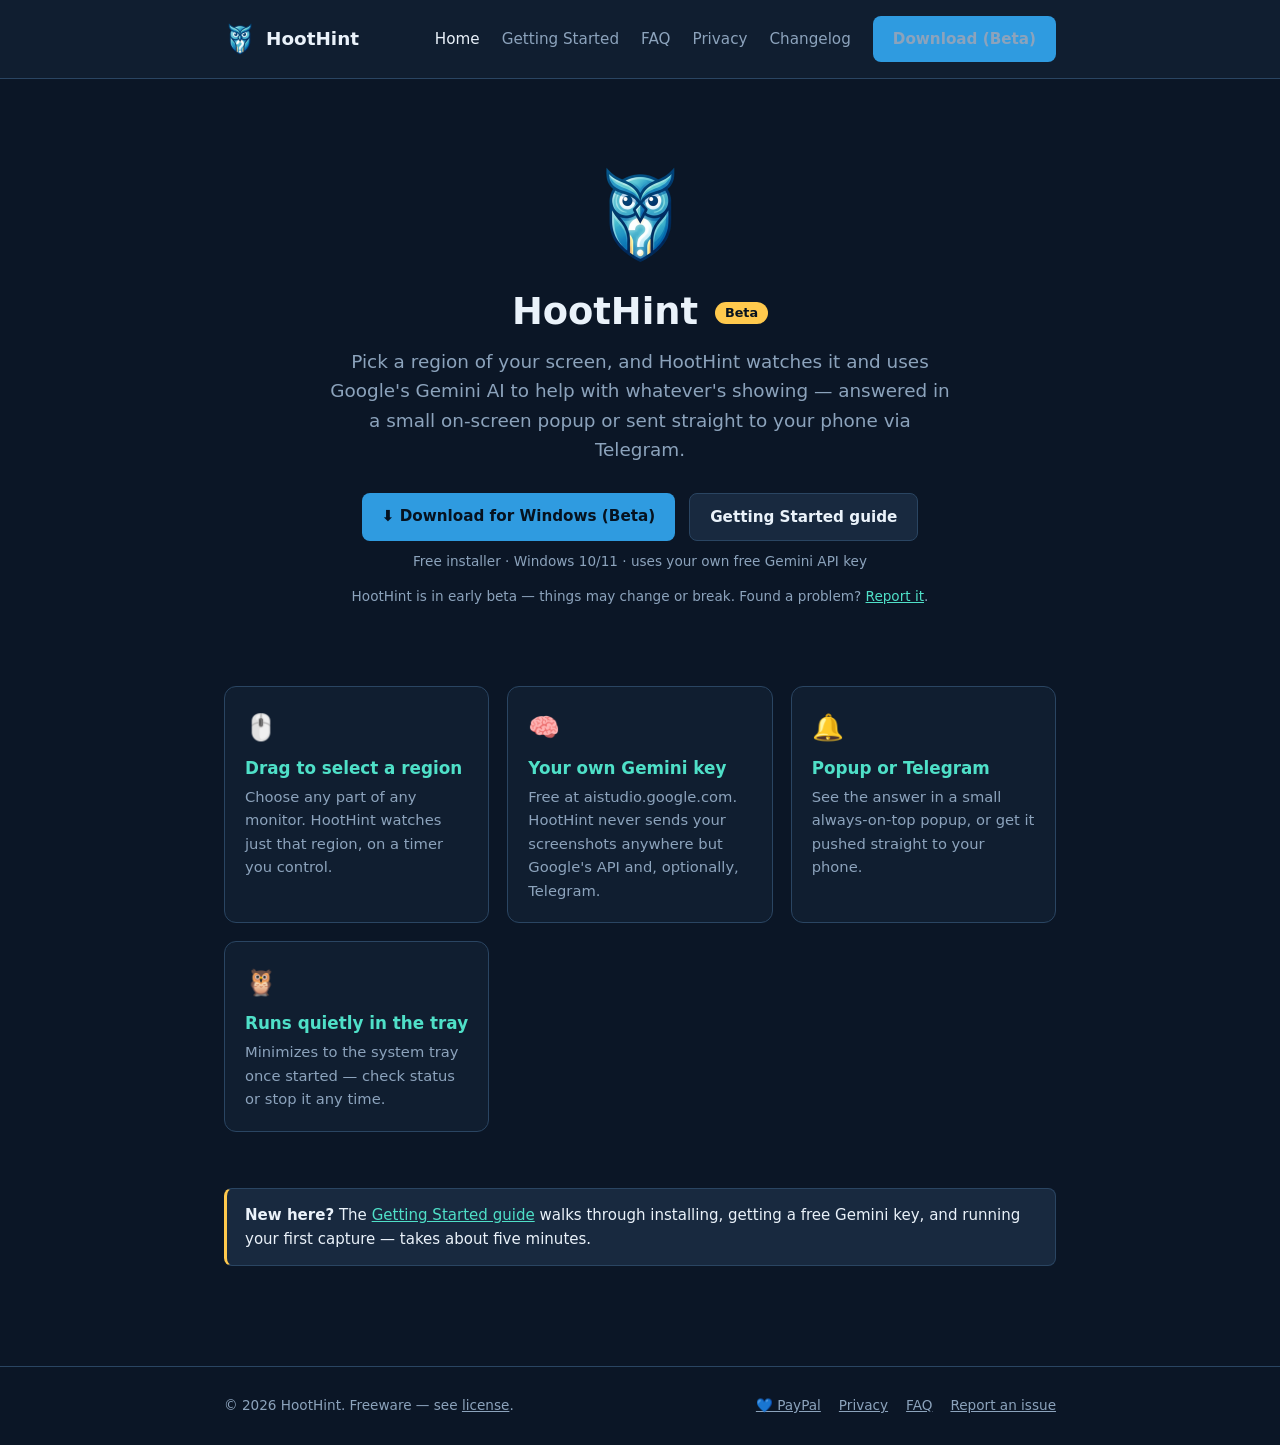
<file: index.html>
<!DOCTYPE html>
<html lang="en">
<head>
<meta charset="UTF-8">
<meta name="viewport" content="width=device-width, initial-scale=1">
<title>HootHint — instant help with what's on your screen</title>
<meta name="description" content="HootHint watches a screen region you choose and uses your own free Google Gemini key to help answer what's shown, in a popup or on Telegram.">
<link rel="icon" href="assets/favicon-32.png">
<link rel="stylesheet" href="style.css">
</head>
<body>

<header class="site">
  <div class="wrap">
    <a class="brand" href="index.html"><img src="assets/logo-192.png" alt=""> HootHint</a>
    <nav class="site-nav">
      <a href="index.html" aria-current="page">Home</a>
      <a href="getting-started.html">Getting Started</a>
      <a href="faq.html">FAQ</a>
      <a href="privacy.html">Privacy</a>
      <a href="changelog.html">Changelog</a>
      <!-- BETA_DOWNLOAD_LINK: points at the rolling beta-latest release
           (see release.yml) since no stable, non-beta version has shipped
           yet. Once a plain-version (non "-suffix") release ships, switch
           this back to /releases/latest/download/HootHint-Setup.exe. -->
      <a class="btn btn-accent" href="https://github.com/adamvis/HootHintSite/releases/download/beta-latest/HootHint-Setup.exe">Download (Beta)</a>
    </nav>
  </div>
</header>

<main>
  <div class="wrap">
    <section class="hero">
      <img class="owl" src="assets/logo-192.png" alt="HootHint owl logo">
      <h1>HootHint <span class="badge-beta">Beta</span></h1>
      <p class="tagline">
        Pick a region of your screen, and HootHint watches it and uses
        Google's Gemini AI to help with whatever's showing — answered in a
        small on-screen popup or sent straight to your phone via Telegram.
      </p>
      <div class="actions">
        <!-- BETA_DOWNLOAD_LINK: points at the rolling beta-latest release
             (see release.yml) since no stable, non-beta version has
             shipped yet. Once a plain-version (non "-suffix") release
             ships, switch this back to
             /releases/latest/download/HootHint-Setup.exe. -->
        <a class="btn btn-accent" href="https://github.com/adamvis/HootHintSite/releases/download/beta-latest/HootHint-Setup.exe">⬇ Download for Windows (Beta)</a>
        <a class="btn btn-secondary" href="getting-started.html">Getting Started guide</a>
      </div>
      <p class="note">Free installer · Windows 10/11 · uses your own free Gemini API key</p>
      <p class="note">
        HootHint is in early beta — things may change or break. Found a
        problem? <a href="https://github.com/adamvis/HootHintSite/issues">Report it</a>.
      </p>
    </section>

    <section class="features">
      <div class="card">
        <div class="icon">🖱️</div>
        <h3>Drag to select a region</h3>
        <p>Choose any part of any monitor. HootHint watches just that region, on a timer you control.</p>
      </div>
      <div class="card">
        <div class="icon">🧠</div>
        <h3>Your own Gemini key</h3>
        <p>Free at aistudio.google.com. HootHint never sends your screenshots anywhere but Google's API and, optionally, Telegram.</p>
      </div>
      <div class="card">
        <div class="icon">🔔</div>
        <h3>Popup or Telegram</h3>
        <p>See the answer in a small always-on-top popup, or get it pushed straight to your phone.</p>
      </div>
      <div class="card">
        <div class="icon">🦉</div>
        <h3>Runs quietly in the tray</h3>
        <p>Minimizes to the system tray once started — check status or stop it any time.</p>
      </div>
    </section>

    <div class="callout">
      <p>
        <strong>New here?</strong> The <a href="getting-started.html">Getting Started guide</a>
        walks through installing, getting a free Gemini key, and running your
        first capture — takes about five minutes.
      </p>
    </div>
  </div>
</main>

<footer class="site">
  <div class="wrap">
    <span>© 2026 HootHint. Freeware — see <a href="https://github.com/adamvis/HootHintSite/blob/main/LICENSE.txt">license</a>.</span>
    <div class="footer-links">
      <!-- <a href="https://buymeacoffee.com/TODO">☕ Buy Me a Coffee</a> -->
      <a href="https://paypal.me/adamvis">💙 PayPal</a>
     
      <a href="privacy.html">Privacy</a>
      <a href="faq.html">FAQ</a>
      <a href="https://github.com/adamvis/HootHintSite/issues">Report an issue</a>
    </div>
  </div>
</footer>

</body>
</html>
</file>
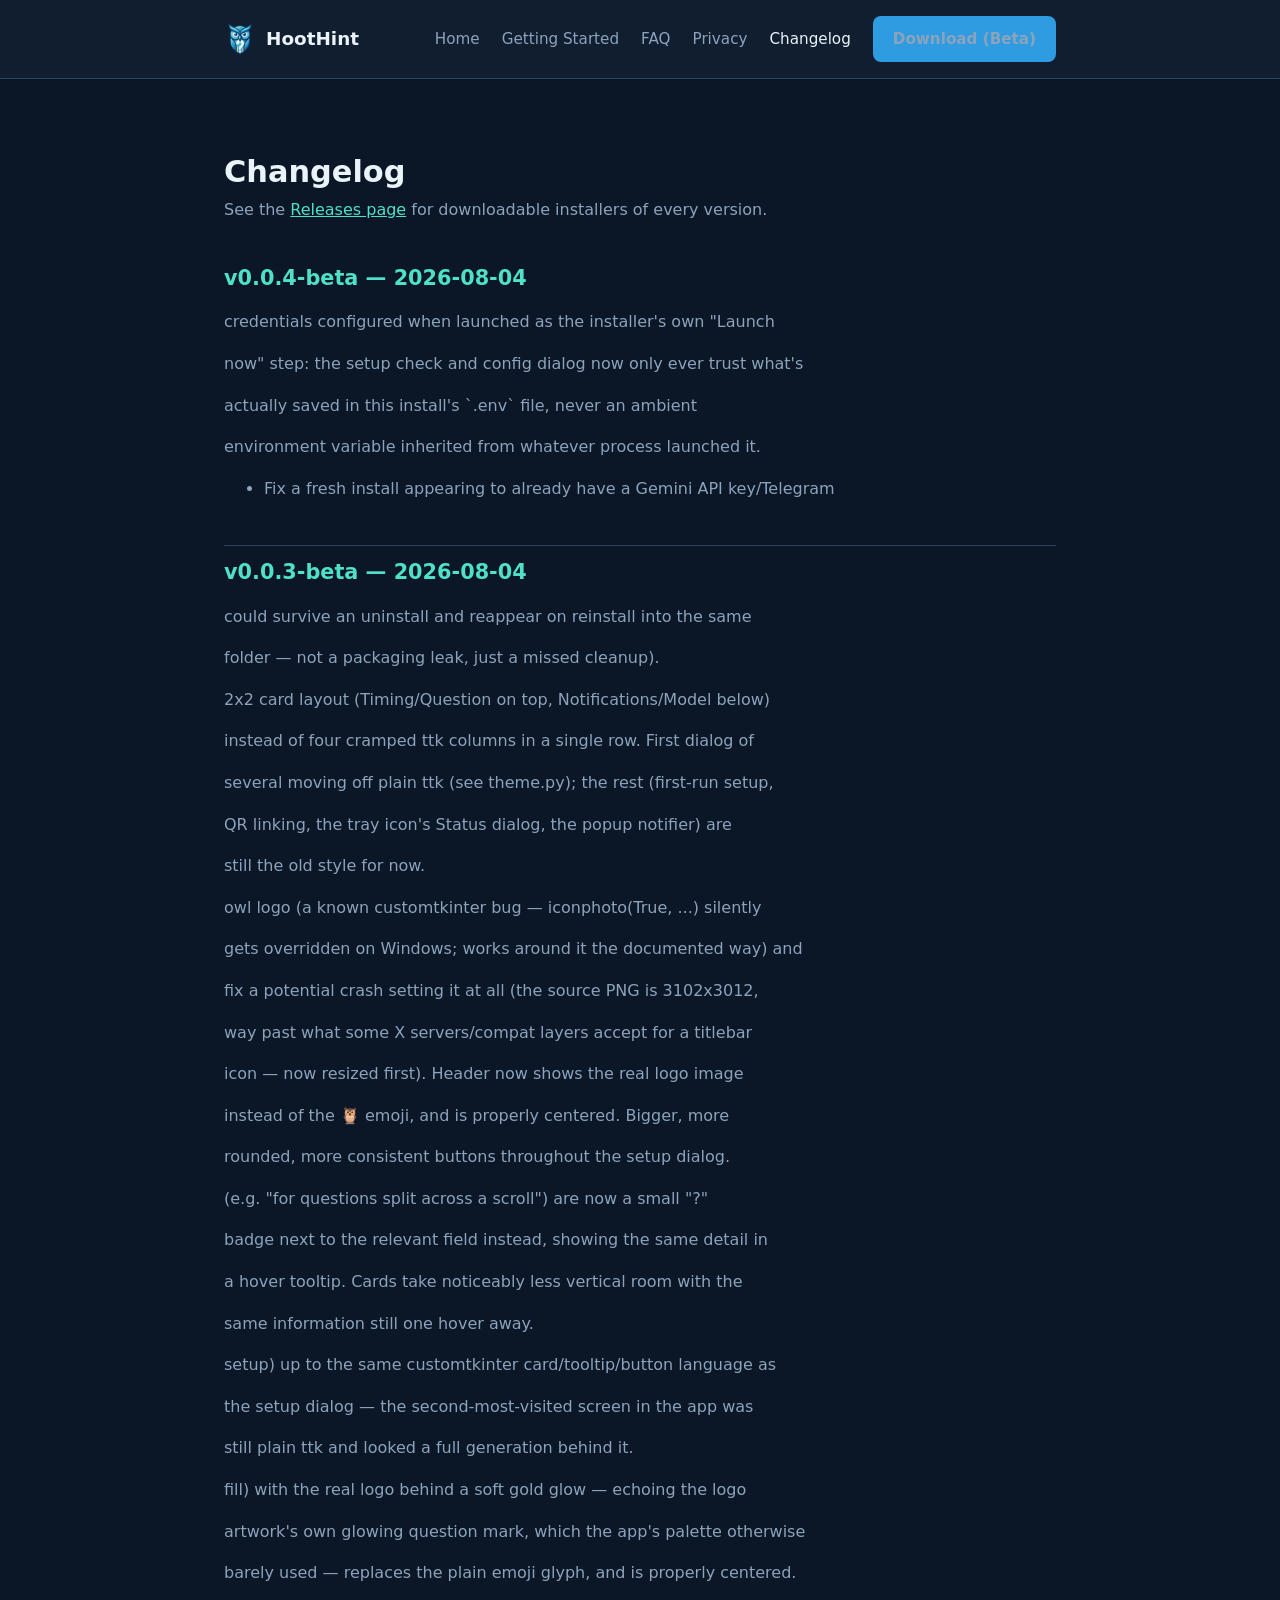
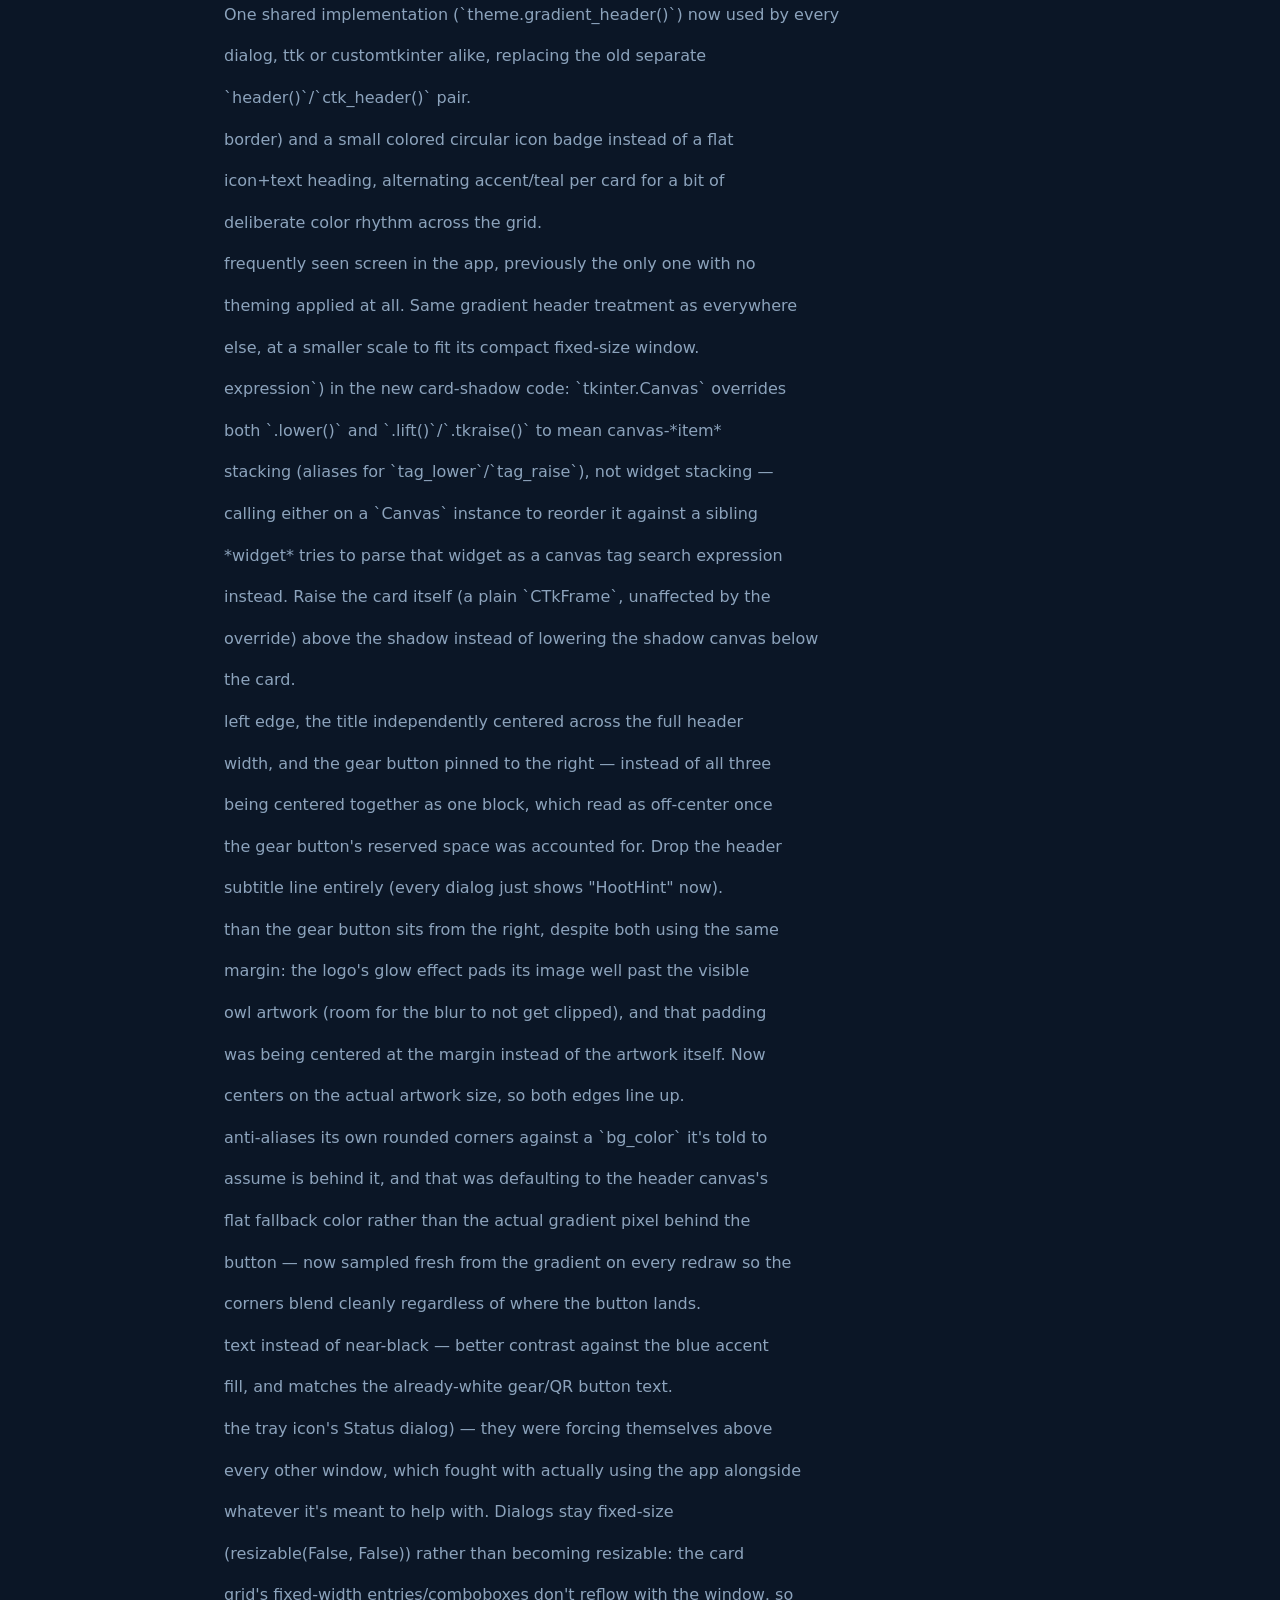
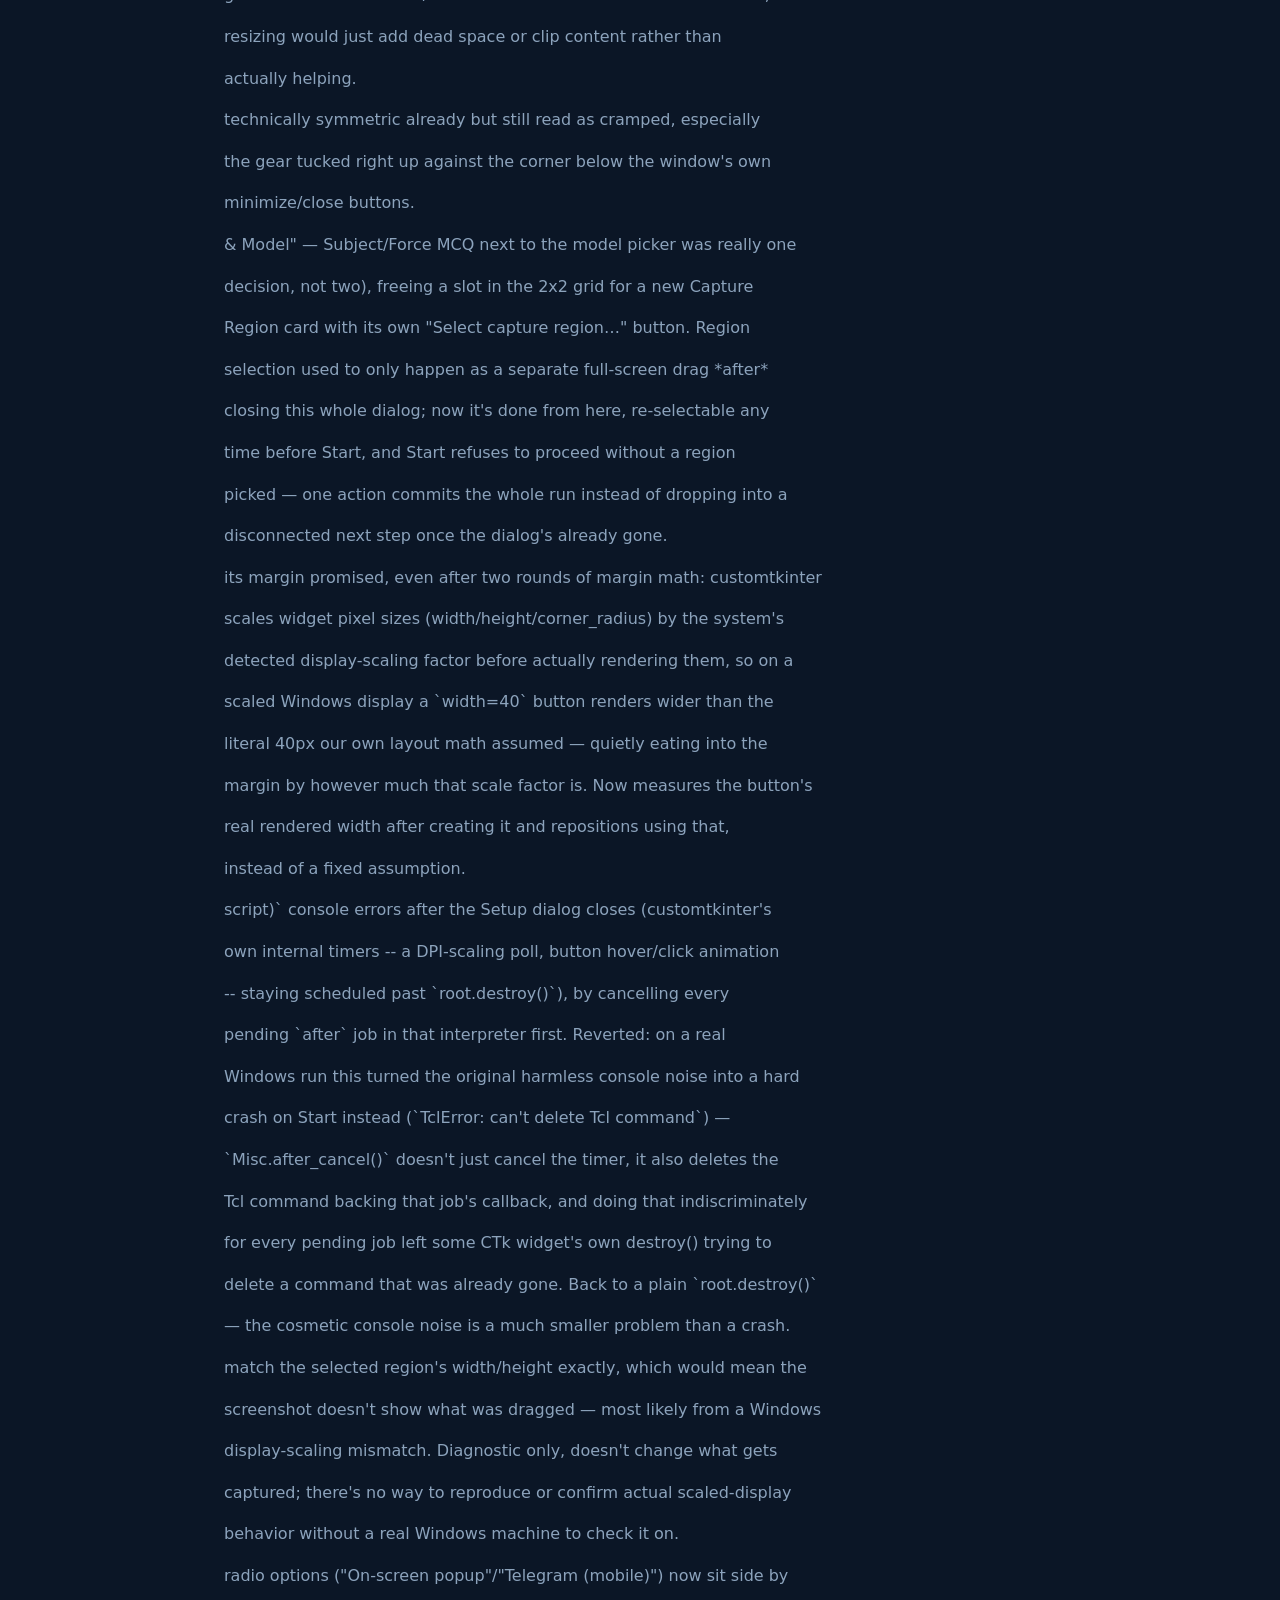
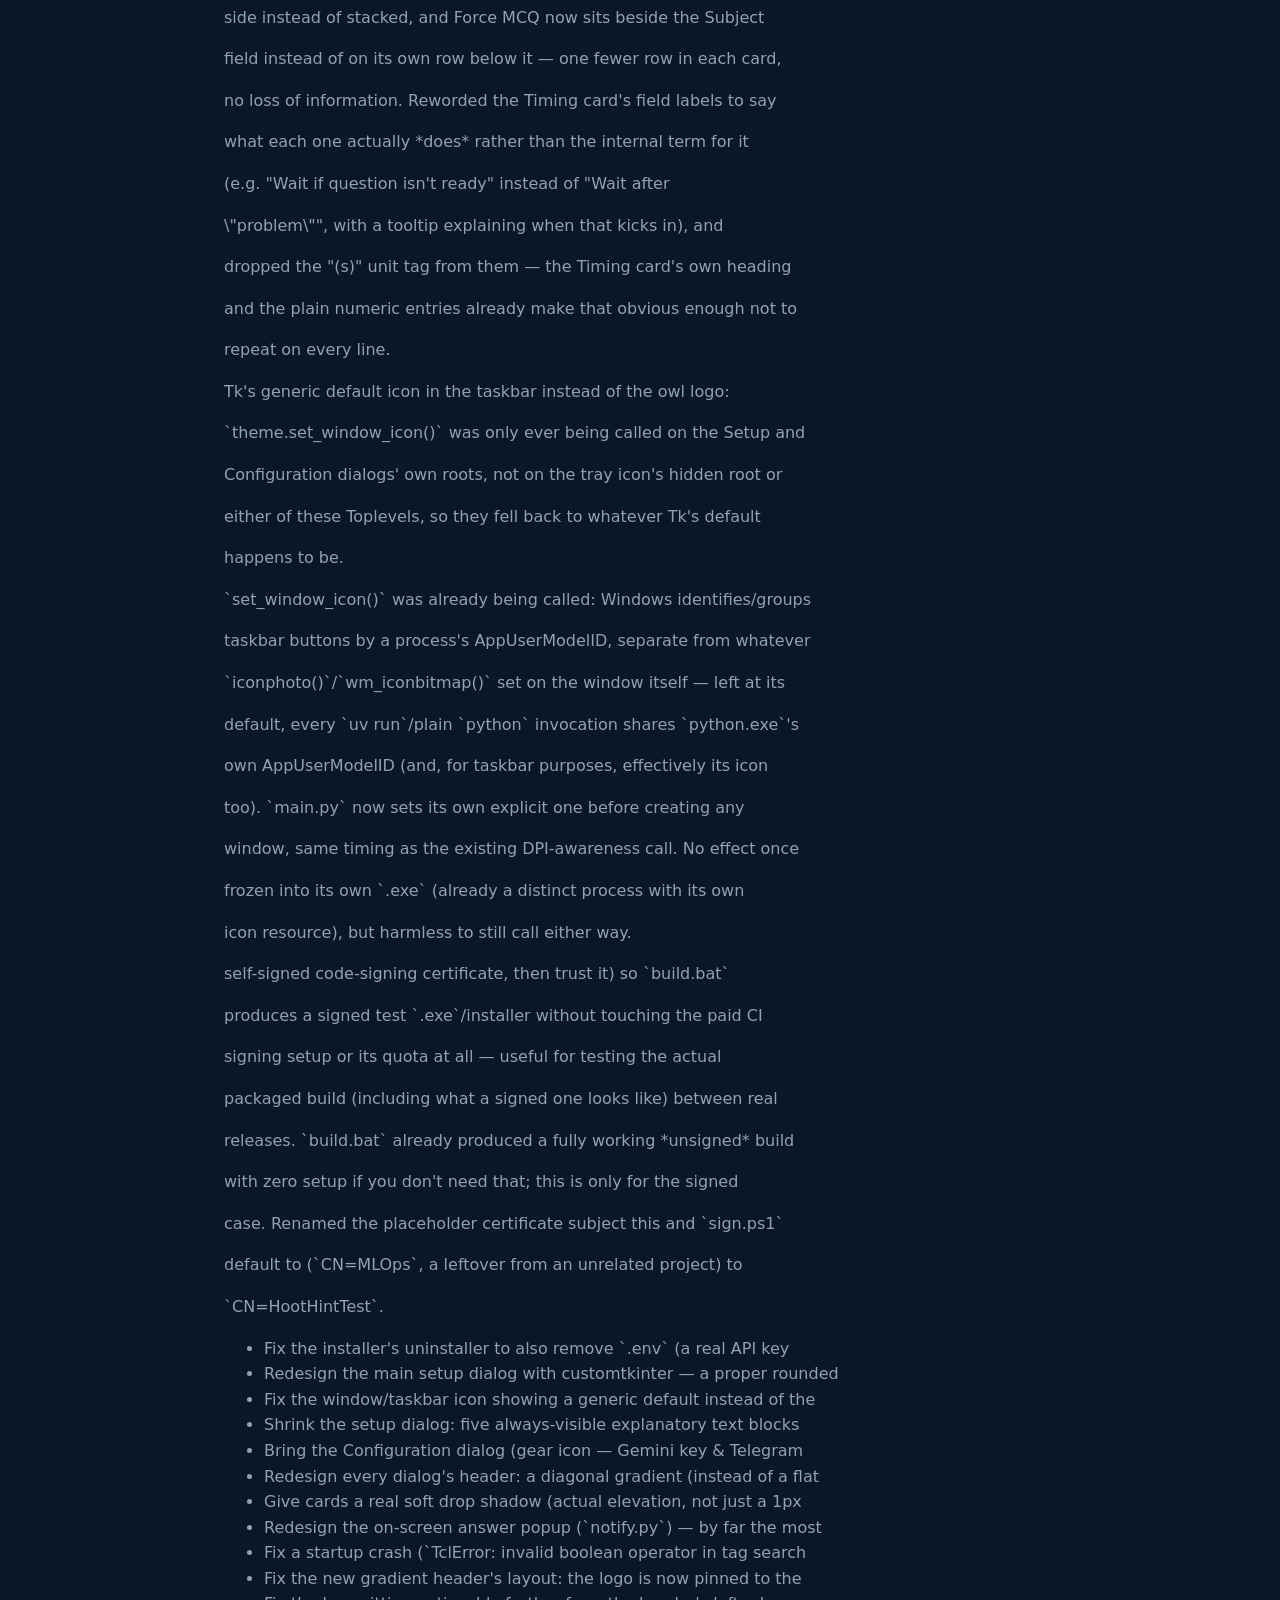
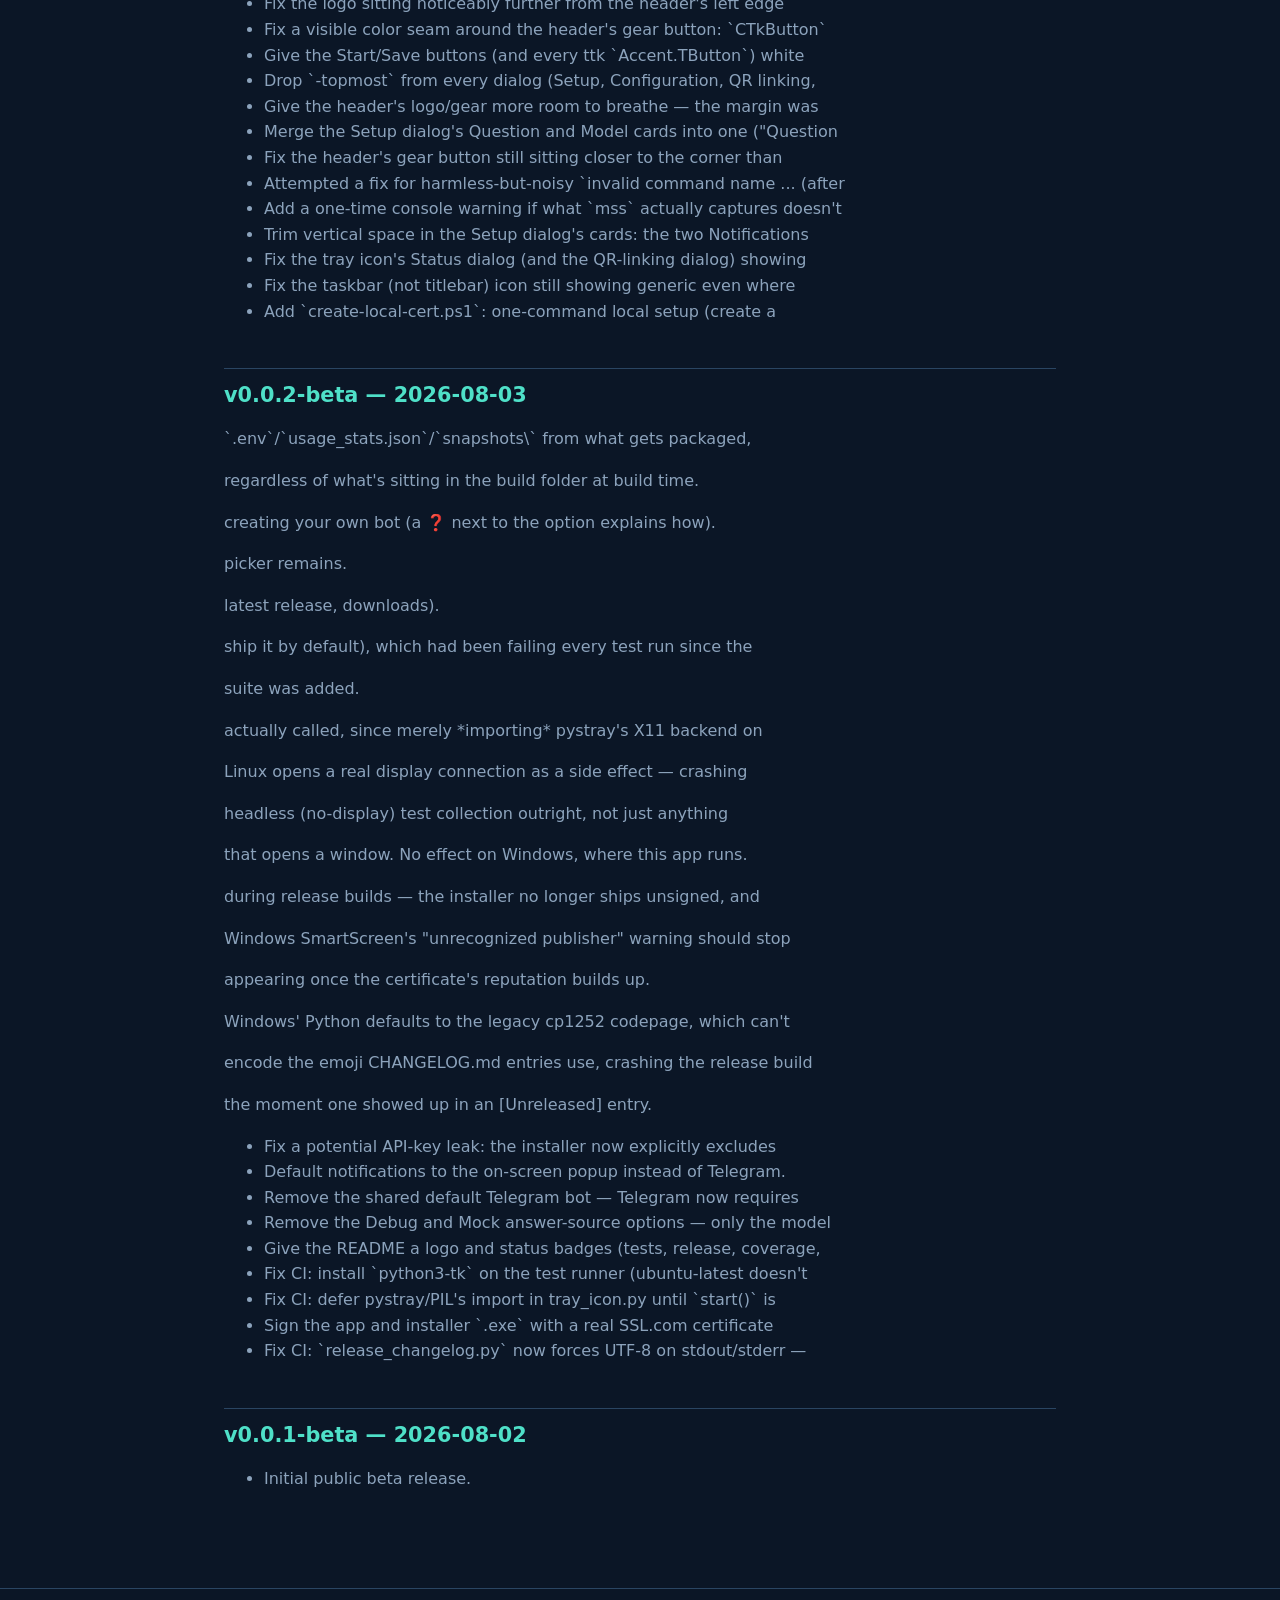
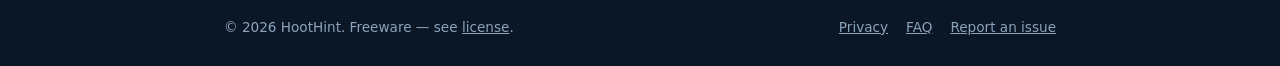
<file: changelog.html>
<!DOCTYPE html>
<html lang="en">
<head>
<meta charset="UTF-8">
<meta name="viewport" content="width=device-width, initial-scale=1">
<title>Changelog — HootHint</title>
<meta name="description" content="Release history for HootHint.">
<link rel="icon" href="assets/favicon-32.png">
<link rel="stylesheet" href="style.css">
</head>
<body>

<header class="site">
  <div class="wrap">
    <a class="brand" href="index.html"><img src="assets/logo-192.png" alt=""> HootHint</a>
    <nav class="site-nav">
      <a href="index.html">Home</a>
      <a href="getting-started.html">Getting Started</a>
      <a href="faq.html">FAQ</a>
      <a href="privacy.html">Privacy</a>
      <a href="changelog.html" aria-current="page">Changelog</a>
      <a class="btn btn-accent" href="https://github.com/adamvis/HootHintSite/releases/download/beta-latest/HootHint-Setup.exe">Download (Beta)</a>
    </nav>
  </div>
</header>

<main>
  <div class="wrap">
    <article>
      <h1>Changelog</h1>
      <p class="subtitle">See the <a href="https://github.com/adamvis/HootHintSite/releases">Releases page</a> for downloadable installers of every version.</p>

      <!-- LATEST_RELEASE -->
      <h2>v0.0.4-beta — 2026-08-04</h2>
      <p>credentials configured when launched as the installer&#x27;s own &quot;Launch</p>
      <p>now&quot; step: the setup check and config dialog now only ever trust what&#x27;s</p>
      <p>actually saved in this install&#x27;s `.env` file, never an ambient</p>
      <p>environment variable inherited from whatever process launched it.</p>
      <ul>
        <li>Fix a fresh install appearing to already have a Gemini API key/Telegram</li>
      </ul>

      <h2>v0.0.3-beta — 2026-08-04</h2>
      <p>could survive an uninstall and reappear on reinstall into the same</p>
      <p>folder — not a packaging leak, just a missed cleanup).</p>
      <p>2x2 card layout (Timing/Question on top, Notifications/Model below)</p>
      <p>instead of four cramped ttk columns in a single row. First dialog of</p>
      <p>several moving off plain ttk (see theme.py); the rest (first-run setup,</p>
      <p>QR linking, the tray icon&#x27;s Status dialog, the popup notifier) are</p>
      <p>still the old style for now.</p>
      <p>owl logo (a known customtkinter bug — iconphoto(True, ...) silently</p>
      <p>gets overridden on Windows; works around it the documented way) and</p>
      <p>fix a potential crash setting it at all (the source PNG is 3102x3012,</p>
      <p>way past what some X servers/compat layers accept for a titlebar</p>
      <p>icon — now resized first). Header now shows the real logo image</p>
      <p>instead of the 🦉 emoji, and is properly centered. Bigger, more</p>
      <p>rounded, more consistent buttons throughout the setup dialog.</p>
      <p>(e.g. &quot;for questions split across a scroll&quot;) are now a small &quot;?&quot;</p>
      <p>badge next to the relevant field instead, showing the same detail in</p>
      <p>a hover tooltip. Cards take noticeably less vertical room with the</p>
      <p>same information still one hover away.</p>
      <p>setup) up to the same customtkinter card/tooltip/button language as</p>
      <p>the setup dialog — the second-most-visited screen in the app was</p>
      <p>still plain ttk and looked a full generation behind it.</p>
      <p>fill) with the real logo behind a soft gold glow — echoing the logo</p>
      <p>artwork&#x27;s own glowing question mark, which the app&#x27;s palette otherwise</p>
      <p>barely used — replaces the plain emoji glyph, and is properly centered.</p>
      <p>One shared implementation (`theme.gradient_header()`) now used by every</p>
      <p>dialog, ttk or customtkinter alike, replacing the old separate</p>
      <p>`header()`/`ctk_header()` pair.</p>
      <p>border) and a small colored circular icon badge instead of a flat</p>
      <p>icon+text heading, alternating accent/teal per card for a bit of</p>
      <p>deliberate color rhythm across the grid.</p>
      <p>frequently seen screen in the app, previously the only one with no</p>
      <p>theming applied at all. Same gradient header treatment as everywhere</p>
      <p>else, at a smaller scale to fit its compact fixed-size window.</p>
      <p>expression`) in the new card-shadow code: `tkinter.Canvas` overrides</p>
      <p>both `.lower()` and `.lift()`/`.tkraise()` to mean canvas-*item*</p>
      <p>stacking (aliases for `tag_lower`/`tag_raise`), not widget stacking —</p>
      <p>calling either on a `Canvas` instance to reorder it against a sibling</p>
      <p>*widget* tries to parse that widget as a canvas tag search expression</p>
      <p>instead. Raise the card itself (a plain `CTkFrame`, unaffected by the</p>
      <p>override) above the shadow instead of lowering the shadow canvas below</p>
      <p>the card.</p>
      <p>left edge, the title independently centered across the full header</p>
      <p>width, and the gear button pinned to the right — instead of all three</p>
      <p>being centered together as one block, which read as off-center once</p>
      <p>the gear button&#x27;s reserved space was accounted for. Drop the header</p>
      <p>subtitle line entirely (every dialog just shows &quot;HootHint&quot; now).</p>
      <p>than the gear button sits from the right, despite both using the same</p>
      <p>margin: the logo&#x27;s glow effect pads its image well past the visible</p>
      <p>owl artwork (room for the blur to not get clipped), and that padding</p>
      <p>was being centered at the margin instead of the artwork itself. Now</p>
      <p>centers on the actual artwork size, so both edges line up.</p>
      <p>anti-aliases its own rounded corners against a `bg_color` it&#x27;s told to</p>
      <p>assume is behind it, and that was defaulting to the header canvas&#x27;s</p>
      <p>flat fallback color rather than the actual gradient pixel behind the</p>
      <p>button — now sampled fresh from the gradient on every redraw so the</p>
      <p>corners blend cleanly regardless of where the button lands.</p>
      <p>text instead of near-black — better contrast against the blue accent</p>
      <p>fill, and matches the already-white gear/QR button text.</p>
      <p>the tray icon&#x27;s Status dialog) — they were forcing themselves above</p>
      <p>every other window, which fought with actually using the app alongside</p>
      <p>whatever it&#x27;s meant to help with. Dialogs stay fixed-size</p>
      <p>(resizable(False, False)) rather than becoming resizable: the card</p>
      <p>grid&#x27;s fixed-width entries/comboboxes don&#x27;t reflow with the window, so</p>
      <p>resizing would just add dead space or clip content rather than</p>
      <p>actually helping.</p>
      <p>technically symmetric already but still read as cramped, especially</p>
      <p>the gear tucked right up against the corner below the window&#x27;s own</p>
      <p>minimize/close buttons.</p>
      <p>&amp; Model&quot; — Subject/Force MCQ next to the model picker was really one</p>
      <p>decision, not two), freeing a slot in the 2x2 grid for a new Capture</p>
      <p>Region card with its own &quot;Select capture region…&quot; button. Region</p>
      <p>selection used to only happen as a separate full-screen drag *after*</p>
      <p>closing this whole dialog; now it&#x27;s done from here, re-selectable any</p>
      <p>time before Start, and Start refuses to proceed without a region</p>
      <p>picked — one action commits the whole run instead of dropping into a</p>
      <p>disconnected next step once the dialog&#x27;s already gone.</p>
      <p>its margin promised, even after two rounds of margin math: customtkinter</p>
      <p>scales widget pixel sizes (width/height/corner_radius) by the system&#x27;s</p>
      <p>detected display-scaling factor before actually rendering them, so on a</p>
      <p>scaled Windows display a `width=40` button renders wider than the</p>
      <p>literal 40px our own layout math assumed — quietly eating into the</p>
      <p>margin by however much that scale factor is. Now measures the button&#x27;s</p>
      <p>real rendered width after creating it and repositions using that,</p>
      <p>instead of a fixed assumption.</p>
      <p>script)` console errors after the Setup dialog closes (customtkinter&#x27;s</p>
      <p>own internal timers -- a DPI-scaling poll, button hover/click animation</p>
      <p>-- staying scheduled past `root.destroy()`), by cancelling every</p>
      <p>pending `after` job in that interpreter first. Reverted: on a real</p>
      <p>Windows run this turned the original harmless console noise into a hard</p>
      <p>crash on Start instead (`TclError: can&#x27;t delete Tcl command`) —</p>
      <p>`Misc.after_cancel()` doesn&#x27;t just cancel the timer, it also deletes the</p>
      <p>Tcl command backing that job&#x27;s callback, and doing that indiscriminately</p>
      <p>for every pending job left some CTk widget&#x27;s own destroy() trying to</p>
      <p>delete a command that was already gone. Back to a plain `root.destroy()`</p>
      <p>— the cosmetic console noise is a much smaller problem than a crash.</p>
      <p>match the selected region&#x27;s width/height exactly, which would mean the</p>
      <p>screenshot doesn&#x27;t show what was dragged — most likely from a Windows</p>
      <p>display-scaling mismatch. Diagnostic only, doesn&#x27;t change what gets</p>
      <p>captured; there&#x27;s no way to reproduce or confirm actual scaled-display</p>
      <p>behavior without a real Windows machine to check it on.</p>
      <p>radio options (&quot;On-screen popup&quot;/&quot;Telegram (mobile)&quot;) now sit side by</p>
      <p>side instead of stacked, and Force MCQ now sits beside the Subject</p>
      <p>field instead of on its own row below it — one fewer row in each card,</p>
      <p>no loss of information. Reworded the Timing card&#x27;s field labels to say</p>
      <p>what each one actually *does* rather than the internal term for it</p>
      <p>(e.g. &quot;Wait if question isn&#x27;t ready&quot; instead of &quot;Wait after</p>
      <p>\&quot;problem\&quot;&quot;, with a tooltip explaining when that kicks in), and</p>
      <p>dropped the &quot;(s)&quot; unit tag from them — the Timing card&#x27;s own heading</p>
      <p>and the plain numeric entries already make that obvious enough not to</p>
      <p>repeat on every line.</p>
      <p>Tk&#x27;s generic default icon in the taskbar instead of the owl logo:</p>
      <p>`theme.set_window_icon()` was only ever being called on the Setup and</p>
      <p>Configuration dialogs&#x27; own roots, not on the tray icon&#x27;s hidden root or</p>
      <p>either of these Toplevels, so they fell back to whatever Tk&#x27;s default</p>
      <p>happens to be.</p>
      <p>`set_window_icon()` was already being called: Windows identifies/groups</p>
      <p>taskbar buttons by a process&#x27;s AppUserModelID, separate from whatever</p>
      <p>`iconphoto()`/`wm_iconbitmap()` set on the window itself — left at its</p>
      <p>default, every `uv run`/plain `python` invocation shares `python.exe`&#x27;s</p>
      <p>own AppUserModelID (and, for taskbar purposes, effectively its icon</p>
      <p>too). `main.py` now sets its own explicit one before creating any</p>
      <p>window, same timing as the existing DPI-awareness call. No effect once</p>
      <p>frozen into its own `.exe` (already a distinct process with its own</p>
      <p>icon resource), but harmless to still call either way.</p>
      <p>self-signed code-signing certificate, then trust it) so `build.bat`</p>
      <p>produces a signed test `.exe`/installer without touching the paid CI</p>
      <p>signing setup or its quota at all — useful for testing the actual</p>
      <p>packaged build (including what a signed one looks like) between real</p>
      <p>releases. `build.bat` already produced a fully working *unsigned* build</p>
      <p>with zero setup if you don&#x27;t need that; this is only for the signed</p>
      <p>case. Renamed the placeholder certificate subject this and `sign.ps1`</p>
      <p>default to (`CN=MLOps`, a leftover from an unrelated project) to</p>
      <p>`CN=HootHintTest`.</p>
      <ul>
        <li>Fix the installer&#x27;s uninstaller to also remove `.env` (a real API key</li>
        <li>Redesign the main setup dialog with customtkinter — a proper rounded</li>
        <li>Fix the window/taskbar icon showing a generic default instead of the</li>
        <li>Shrink the setup dialog: five always-visible explanatory text blocks</li>
        <li>Bring the Configuration dialog (gear icon — Gemini key &amp; Telegram</li>
        <li>Redesign every dialog&#x27;s header: a diagonal gradient (instead of a flat</li>
        <li>Give cards a real soft drop shadow (actual elevation, not just a 1px</li>
        <li>Redesign the on-screen answer popup (`notify.py`) — by far the most</li>
        <li>Fix a startup crash (`TclError: invalid boolean operator in tag search</li>
        <li>Fix the new gradient header&#x27;s layout: the logo is now pinned to the</li>
        <li>Fix the logo sitting noticeably further from the header&#x27;s left edge</li>
        <li>Fix a visible color seam around the header&#x27;s gear button: `CTkButton`</li>
        <li>Give the Start/Save buttons (and every ttk `Accent.TButton`) white</li>
        <li>Drop `-topmost` from every dialog (Setup, Configuration, QR linking,</li>
        <li>Give the header&#x27;s logo/gear more room to breathe — the margin was</li>
        <li>Merge the Setup dialog&#x27;s Question and Model cards into one (&quot;Question</li>
        <li>Fix the header&#x27;s gear button still sitting closer to the corner than</li>
        <li>Attempted a fix for harmless-but-noisy `invalid command name ... (after</li>
        <li>Add a one-time console warning if what `mss` actually captures doesn&#x27;t</li>
        <li>Trim vertical space in the Setup dialog&#x27;s cards: the two Notifications</li>
        <li>Fix the tray icon&#x27;s Status dialog (and the QR-linking dialog) showing</li>
        <li>Fix the taskbar (not titlebar) icon still showing generic even where</li>
        <li>Add `create-local-cert.ps1`: one-command local setup (create a</li>
      </ul>

      <h2>v0.0.2-beta — 2026-08-03</h2>
      <p>`.env`/`usage_stats.json`/`snapshots\` from what gets packaged,</p>
      <p>regardless of what&#x27;s sitting in the build folder at build time.</p>
      <p>creating your own bot (a ❓ next to the option explains how).</p>
      <p>picker remains.</p>
      <p>latest release, downloads).</p>
      <p>ship it by default), which had been failing every test run since the</p>
      <p>suite was added.</p>
      <p>actually called, since merely *importing* pystray&#x27;s X11 backend on</p>
      <p>Linux opens a real display connection as a side effect — crashing</p>
      <p>headless (no-display) test collection outright, not just anything</p>
      <p>that opens a window. No effect on Windows, where this app runs.</p>
      <p>during release builds — the installer no longer ships unsigned, and</p>
      <p>Windows SmartScreen&#x27;s &quot;unrecognized publisher&quot; warning should stop</p>
      <p>appearing once the certificate&#x27;s reputation builds up.</p>
      <p>Windows&#x27; Python defaults to the legacy cp1252 codepage, which can&#x27;t</p>
      <p>encode the emoji CHANGELOG.md entries use, crashing the release build</p>
      <p>the moment one showed up in an [Unreleased] entry.</p>
      <ul>
        <li>Fix a potential API-key leak: the installer now explicitly excludes</li>
        <li>Default notifications to the on-screen popup instead of Telegram.</li>
        <li>Remove the shared default Telegram bot — Telegram now requires</li>
        <li>Remove the Debug and Mock answer-source options — only the model</li>
        <li>Give the README a logo and status badges (tests, release, coverage,</li>
        <li>Fix CI: install `python3-tk` on the test runner (ubuntu-latest doesn&#x27;t</li>
        <li>Fix CI: defer pystray/PIL&#x27;s import in tray_icon.py until `start()` is</li>
        <li>Sign the app and installer `.exe` with a real SSL.com certificate</li>
        <li>Fix CI: `release_changelog.py` now forces UTF-8 on stdout/stderr —</li>
      </ul>

      <h2>v0.0.1-beta — 2026-08-02</h2>
      <ul>
        <li>Initial public beta release.</li>
      </ul>
      
    </article>
  </div>
</main>

<footer class="site">
  <div class="wrap">
    <span>© 2026 HootHint. Freeware — see <a href="LICENSE.txt">license</a>.</span>
    <div class="footer-links">
      <a href="privacy.html">Privacy</a>
      <a href="faq.html">FAQ</a>
      <a href="https://github.com/adamvis/HootHintSite/issues">Report an issue</a>
    </div>
  </div>
</footer>

</body>
</html>
</file>
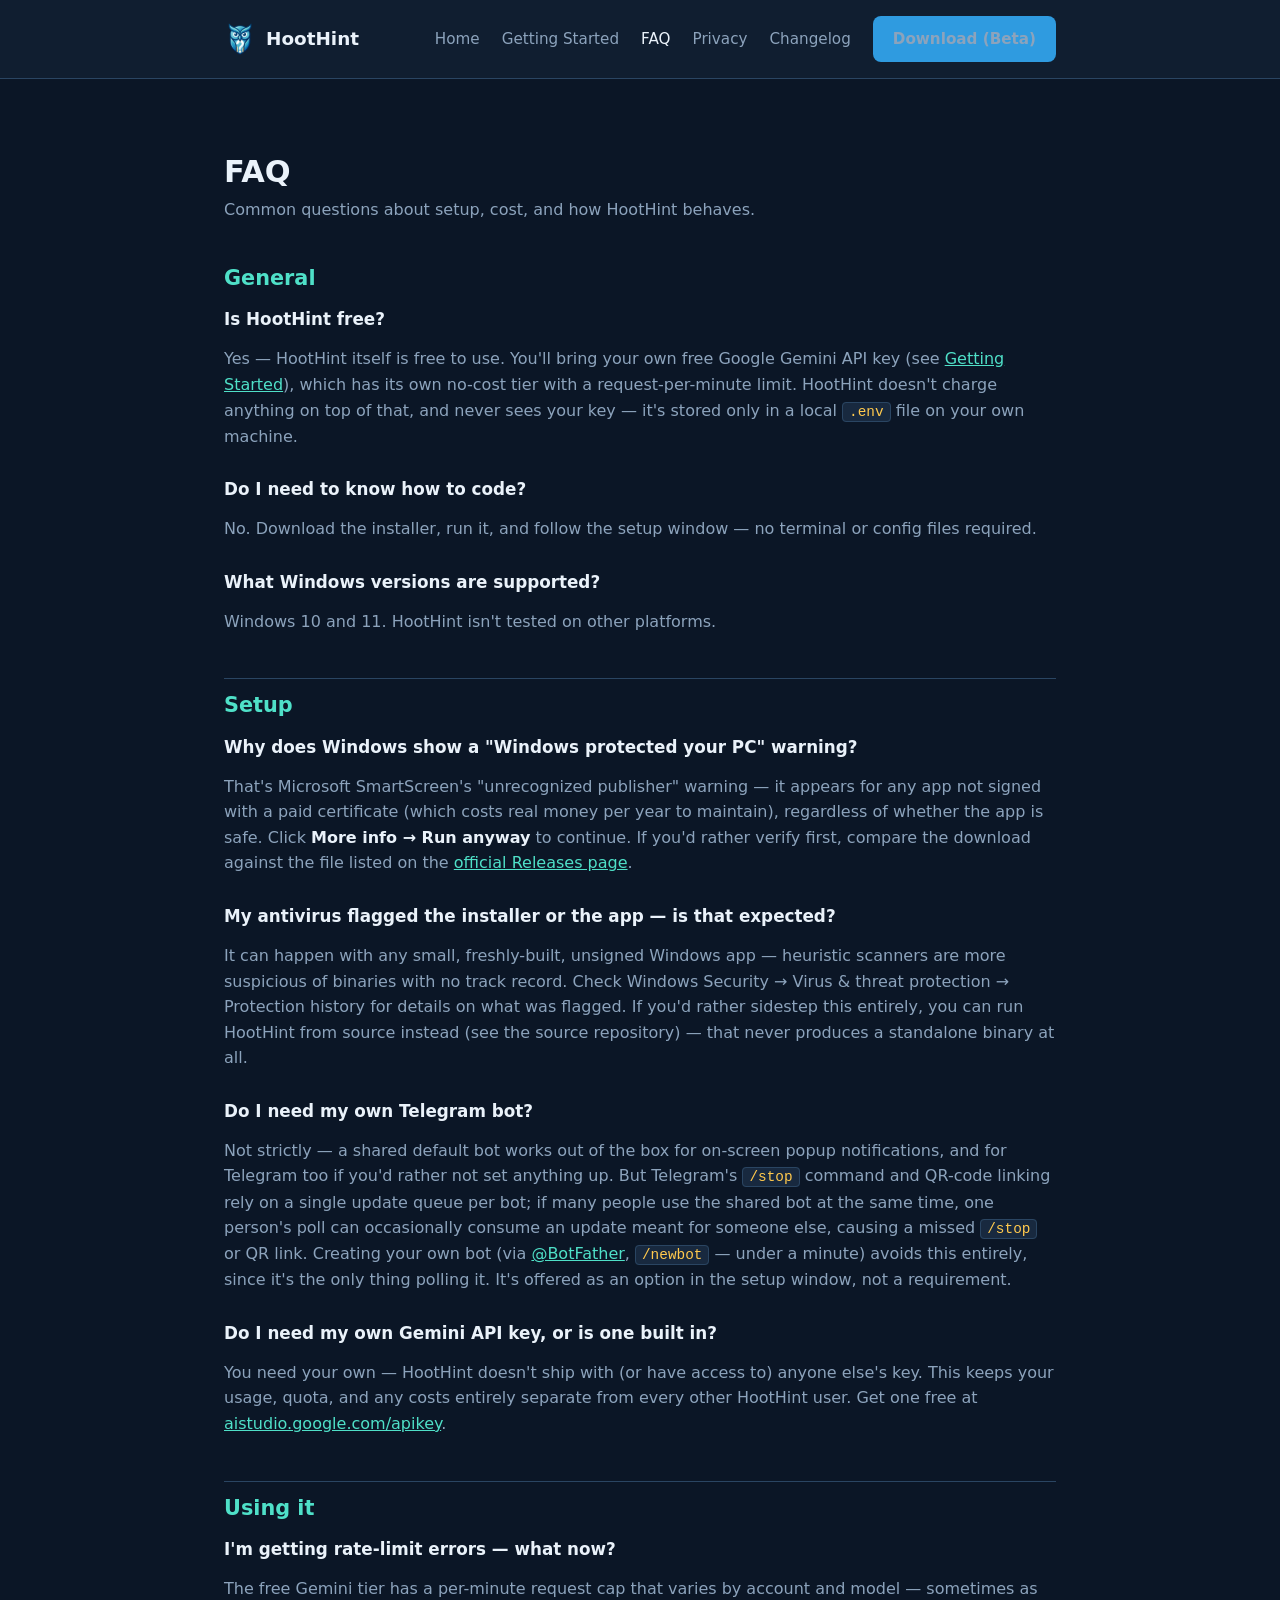
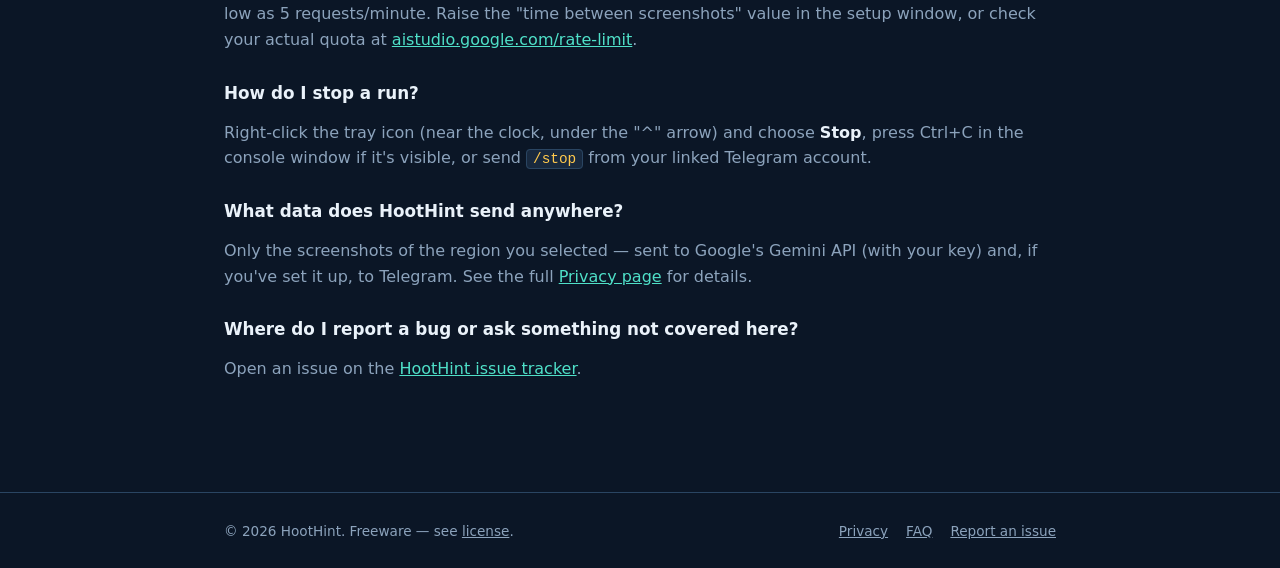
<file: faq.html>
<!DOCTYPE html>
<html lang="en">
<head>
<meta charset="UTF-8">
<meta name="viewport" content="width=device-width, initial-scale=1">
<title>FAQ — HootHint</title>
<meta name="description" content="Frequently asked questions about HootHint: cost, setup, Telegram, SmartScreen warnings, and rate limits.">
<link rel="icon" href="assets/favicon-32.png">
<link rel="stylesheet" href="style.css">
</head>
<body>

<header class="site">
  <div class="wrap">
    <a class="brand" href="index.html"><img src="assets/logo-192.png" alt=""> HootHint</a>
    <nav class="site-nav">
      <a href="index.html">Home</a>
      <a href="getting-started.html">Getting Started</a>
      <a href="faq.html" aria-current="page">FAQ</a>
      <a href="privacy.html">Privacy</a>
      <a href="changelog.html">Changelog</a>
      <a class="btn btn-accent" href="https://github.com/adamvis/HootHintSite/releases/download/beta-latest/HootHint-Setup.exe">Download (Beta)</a>
    </nav>
  </div>
</header>

<main>
  <div class="wrap">
    <article>
      <h1>FAQ</h1>
      <p class="subtitle">Common questions about setup, cost, and how HootHint behaves.</p>

      <h2>General</h2>

      <div class="faq-item">
        <h3>Is HootHint free?</h3>
        <p>
          Yes — HootHint itself is free to use. You'll bring your own free
          Google Gemini API key (see <a href="getting-started.html">Getting
          Started</a>), which has its own no-cost tier with a request-per-minute
          limit. HootHint doesn't charge anything on top of that, and never
          sees your key — it's stored only in a local <code>.env</code> file
          on your own machine.
        </p>
      </div>

      <div class="faq-item">
        <h3>Do I need to know how to code?</h3>
        <p>No. Download the installer, run it, and follow the setup window — no terminal or config files required.</p>
      </div>

      <div class="faq-item">
        <h3>What Windows versions are supported?</h3>
        <p>Windows 10 and 11. HootHint isn't tested on other platforms.</p>
      </div>

      <h2>Setup</h2>

      <div class="faq-item" id="smartscreen">
        <h3>Why does Windows show a "Windows protected your PC" warning?</h3>
        <p>
          That's Microsoft SmartScreen's "unrecognized publisher" warning —
          it appears for any app not signed with a paid certificate (which
          costs real money per year to maintain), regardless of whether the
          app is safe. Click <strong>More info → Run anyway</strong> to
          continue. If you'd rather verify first, compare the download
          against the file listed on the
          <a href="https://github.com/adamvis/HootHintSite/releases/latest">official Releases page</a>.
        </p>
      </div>

      <div class="faq-item">
        <h3>My antivirus flagged the installer or the app — is that expected?</h3>
        <p>
          It can happen with any small, freshly-built, unsigned Windows app —
          heuristic scanners are more suspicious of binaries with no
          track record. Check Windows Security → Virus &amp; threat
          protection → Protection history for details on what was flagged.
          If you'd rather sidestep this entirely, you can run HootHint from
          source instead (see the source repository) — that never produces
          a standalone binary at all.
        </p>
      </div>

      <div class="faq-item" id="own-bot">
        <h3>Do I need my own Telegram bot?</h3>
        <p>
          Not strictly — a shared default bot works out of the box for
          on-screen popup notifications, and for Telegram too if you'd
          rather not set anything up. But Telegram's <code>/stop</code>
          command and QR-code linking rely on a single update queue
          per bot; if many people use the shared bot at the same time, one
          person's poll can occasionally consume an update meant for someone
          else, causing a missed <code>/stop</code> or QR link. Creating your
          own bot (via <a href="https://t.me/BotFather">@BotFather</a>,
          <code>/newbot</code> — under a minute) avoids this entirely, since
          it's the only thing polling it. It's offered as an option in the
          setup window, not a requirement.
        </p>
      </div>

      <div class="faq-item">
        <h3>Do I need my own Gemini API key, or is one built in?</h3>
        <p>
          You need your own — HootHint doesn't ship with (or have access to)
          anyone else's key. This keeps your usage, quota, and any costs
          entirely separate from every other HootHint user. Get one free at
          <a href="https://aistudio.google.com/apikey">aistudio.google.com/apikey</a>.
        </p>
      </div>

      <h2>Using it</h2>

      <div class="faq-item">
        <h3>I'm getting rate-limit errors — what now?</h3>
        <p>
          The free Gemini tier has a per-minute request cap that varies by
          account and model — sometimes as low as 5 requests/minute. Raise
          the "time between screenshots" value in the setup window, or check
          your actual quota at
          <a href="https://aistudio.google.com/rate-limit">aistudio.google.com/rate-limit</a>.
        </p>
      </div>

      <div class="faq-item">
        <h3>How do I stop a run?</h3>
        <p>
          Right-click the tray icon (near the clock, under the "^" arrow) and
          choose <strong>Stop</strong>, press Ctrl+C in the console window if
          it's visible, or send <code>/stop</code> from your linked Telegram
          account.
        </p>
      </div>

      <div class="faq-item">
        <h3>What data does HootHint send anywhere?</h3>
        <p>
          Only the screenshots of the region you selected — sent to Google's
          Gemini API (with your key) and, if you've set it up, to Telegram.
          See the full <a href="privacy.html">Privacy page</a> for details.
        </p>
      </div>

      <div class="faq-item">
        <h3>Where do I report a bug or ask something not covered here?</h3>
        <p>
          Open an issue on the
          <a href="https://github.com/adamvis/HootHintSite/issues">HootHint issue tracker</a>.
        </p>
      </div>
    </article>
  </div>
</main>

<footer class="site">
  <div class="wrap">
    <span>© 2026 HootHint. Freeware — see <a href="LICENSE.txt">license</a>.</span>
    <div class="footer-links">
      <a href="privacy.html">Privacy</a>
      <a href="faq.html">FAQ</a>
      <a href="https://github.com/adamvis/HootHintSite/issues">Report an issue</a>
    </div>
  </div>
</footer>

</body>
</html>
</file>
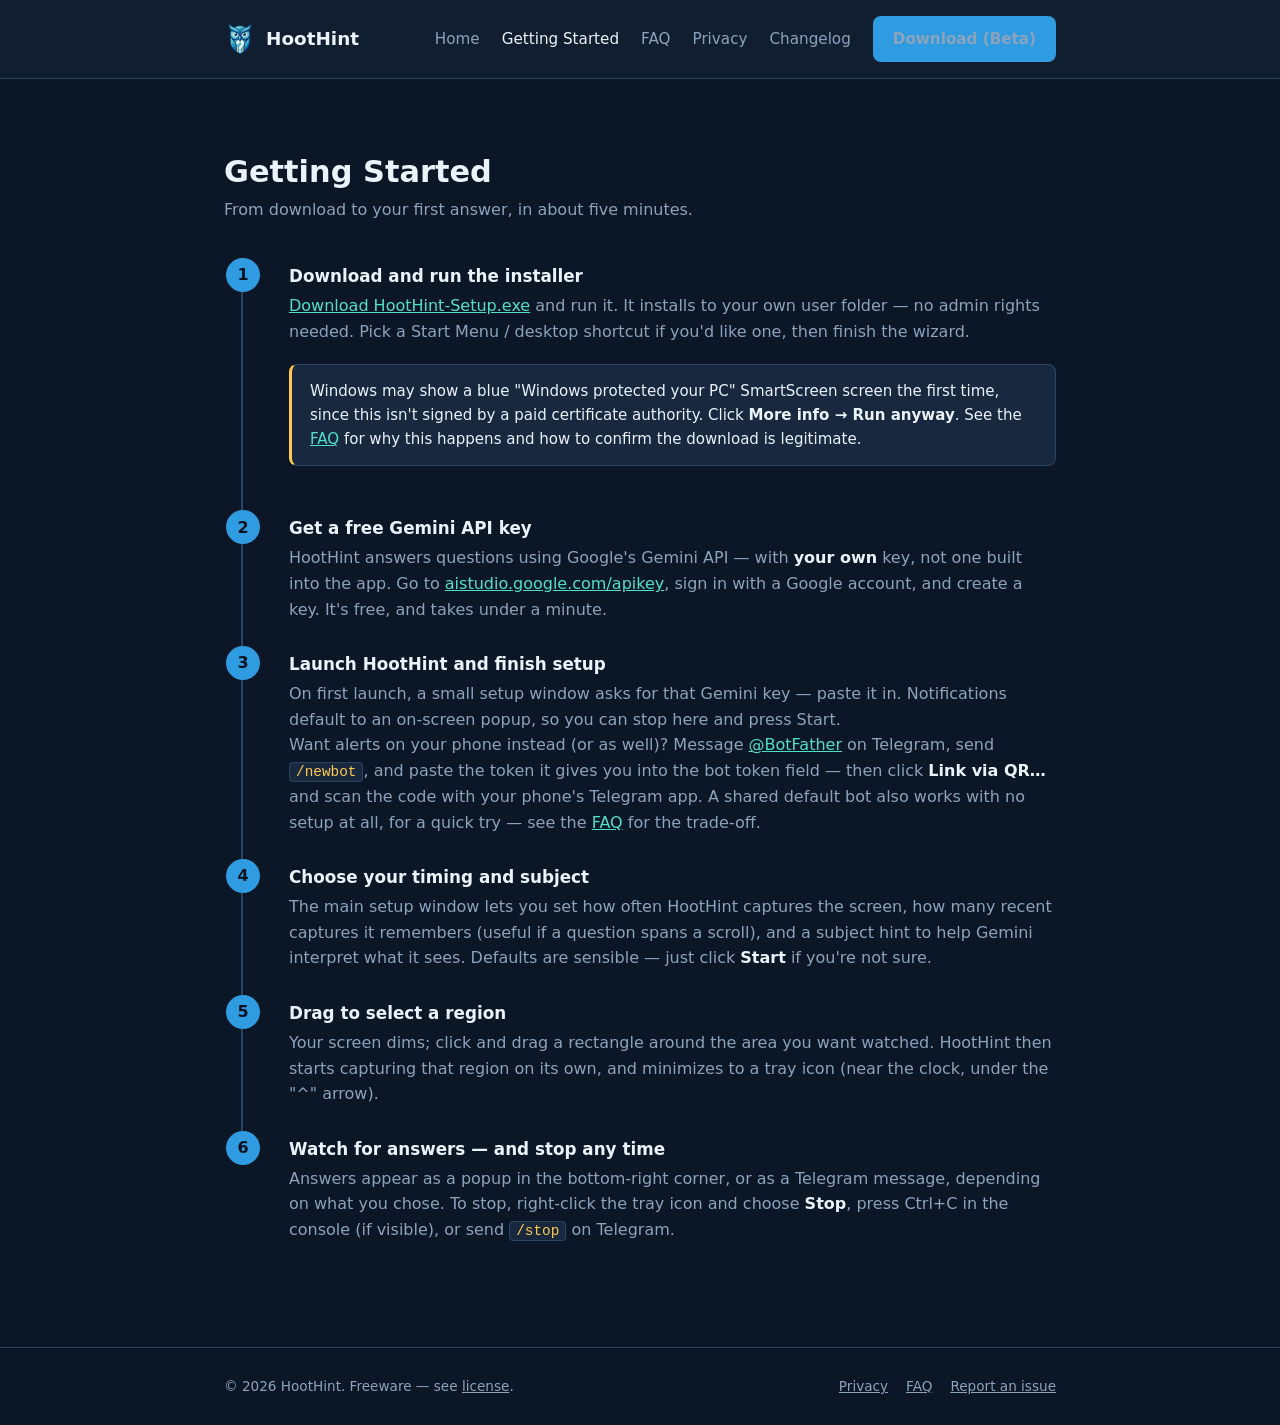
<file: getting-started.html>
<!DOCTYPE html>
<html lang="en">
<head>
<meta charset="UTF-8">
<meta name="viewport" content="width=device-width, initial-scale=1">
<title>Getting Started — HootHint</title>
<meta name="description" content="Step-by-step: install HootHint, get a free Gemini key, and run your first capture.">
<link rel="icon" href="assets/favicon-32.png">
<link rel="stylesheet" href="style.css">
</head>
<body>

<header class="site">
  <div class="wrap">
    <a class="brand" href="index.html"><img src="assets/logo-192.png" alt=""> HootHint</a>
    <nav class="site-nav">
      <a href="index.html">Home</a>
      <a href="getting-started.html" aria-current="page">Getting Started</a>
      <a href="faq.html">FAQ</a>
      <a href="privacy.html">Privacy</a>
      <a href="changelog.html">Changelog</a>
      <a class="btn btn-accent" href="https://github.com/adamvis/HootHintSite/releases/download/beta-latest/HootHint-Setup.exe">Download (Beta)</a>
    </nav>
  </div>
</header>

<main>
  <div class="wrap">
    <article>
      <h1>Getting Started</h1>
      <p class="subtitle">From download to your first answer, in about five minutes.</p>

      <ol class="steps">
        <li>
          <h3>Download and run the installer</h3>
          <p>
            <a href="https://github.com/adamvis/HootHintSite/releases/download/beta-latest/HootHint-Setup.exe">Download HootHint-Setup.exe</a>
            and run it. It installs to your own user folder — no admin rights needed.
            Pick a Start Menu / desktop shortcut if you'd like one, then finish the wizard.
          </p>
          <div class="callout">
            <p>
              Windows may show a blue "Windows protected your PC" SmartScreen
              screen the first time, since this isn't signed by a paid
              certificate authority. Click <strong>More info → Run anyway</strong>.
              See the <a href="faq.html#smartscreen">FAQ</a> for why this
              happens and how to confirm the download is legitimate.
            </p>
          </div>
        </li>
        <li>
          <h3>Get a free Gemini API key</h3>
          <p>
            HootHint answers questions using Google's Gemini API — with
            <strong>your own</strong> key, not one built into the app. Go to
            <a href="https://aistudio.google.com/apikey">aistudio.google.com/apikey</a>,
            sign in with a Google account, and create a key. It's free, and
            takes under a minute.
          </p>
        </li>
        <li>
          <h3>Launch HootHint and finish setup</h3>
          <p>
            On first launch, a small setup window asks for that Gemini key —
            paste it in. Notifications default to an on-screen popup, so you
            can stop here and press Start.
          </p>
          <p>
            Want alerts on your phone instead (or as well)? Message
            <a href="https://t.me/BotFather">@BotFather</a> on Telegram, send
            <code>/newbot</code>, and paste the token it gives you into the
            bot token field — then click <strong>Link via QR…</strong> and
            scan the code with your phone's Telegram app. A shared default
            bot also works with no setup at all, for a quick try — see the
            <a href="faq.html#own-bot">FAQ</a> for the trade-off.
          </p>
        </li>
        <li>
          <h3>Choose your timing and subject</h3>
          <p>
            The main setup window lets you set how often HootHint captures
            the screen, how many recent captures it remembers (useful if a
            question spans a scroll), and a subject hint to help Gemini
            interpret what it sees. Defaults are sensible — just click
            <strong>Start</strong> if you're not sure.
          </p>
        </li>
        <li>
          <h3>Drag to select a region</h3>
          <p>
            Your screen dims; click and drag a rectangle around the area you
            want watched. HootHint then starts capturing that region on its
            own, and minimizes to a tray icon (near the clock, under the
            "^" arrow).
          </p>
        </li>
        <li>
          <h3>Watch for answers — and stop any time</h3>
          <p>
            Answers appear as a popup in the bottom-right corner, or as a
            Telegram message, depending on what you chose. To stop, right-click
            the tray icon and choose <strong>Stop</strong>, press Ctrl+C in
            the console (if visible), or send <code>/stop</code> on Telegram.
          </p>
        </li>
      </ol>
    </article>
  </div>
</main>

<footer class="site">
  <div class="wrap">
    <span>© 2026 HootHint. Freeware — see <a href="LICENSE.txt">license</a>.</span>
    <div class="footer-links">
      <a href="privacy.html">Privacy</a>
      <a href="faq.html">FAQ</a>
      <a href="https://github.com/adamvis/HootHintSite/issues">Report an issue</a>
    </div>
  </div>
</footer>

</body>
</html>
</file>
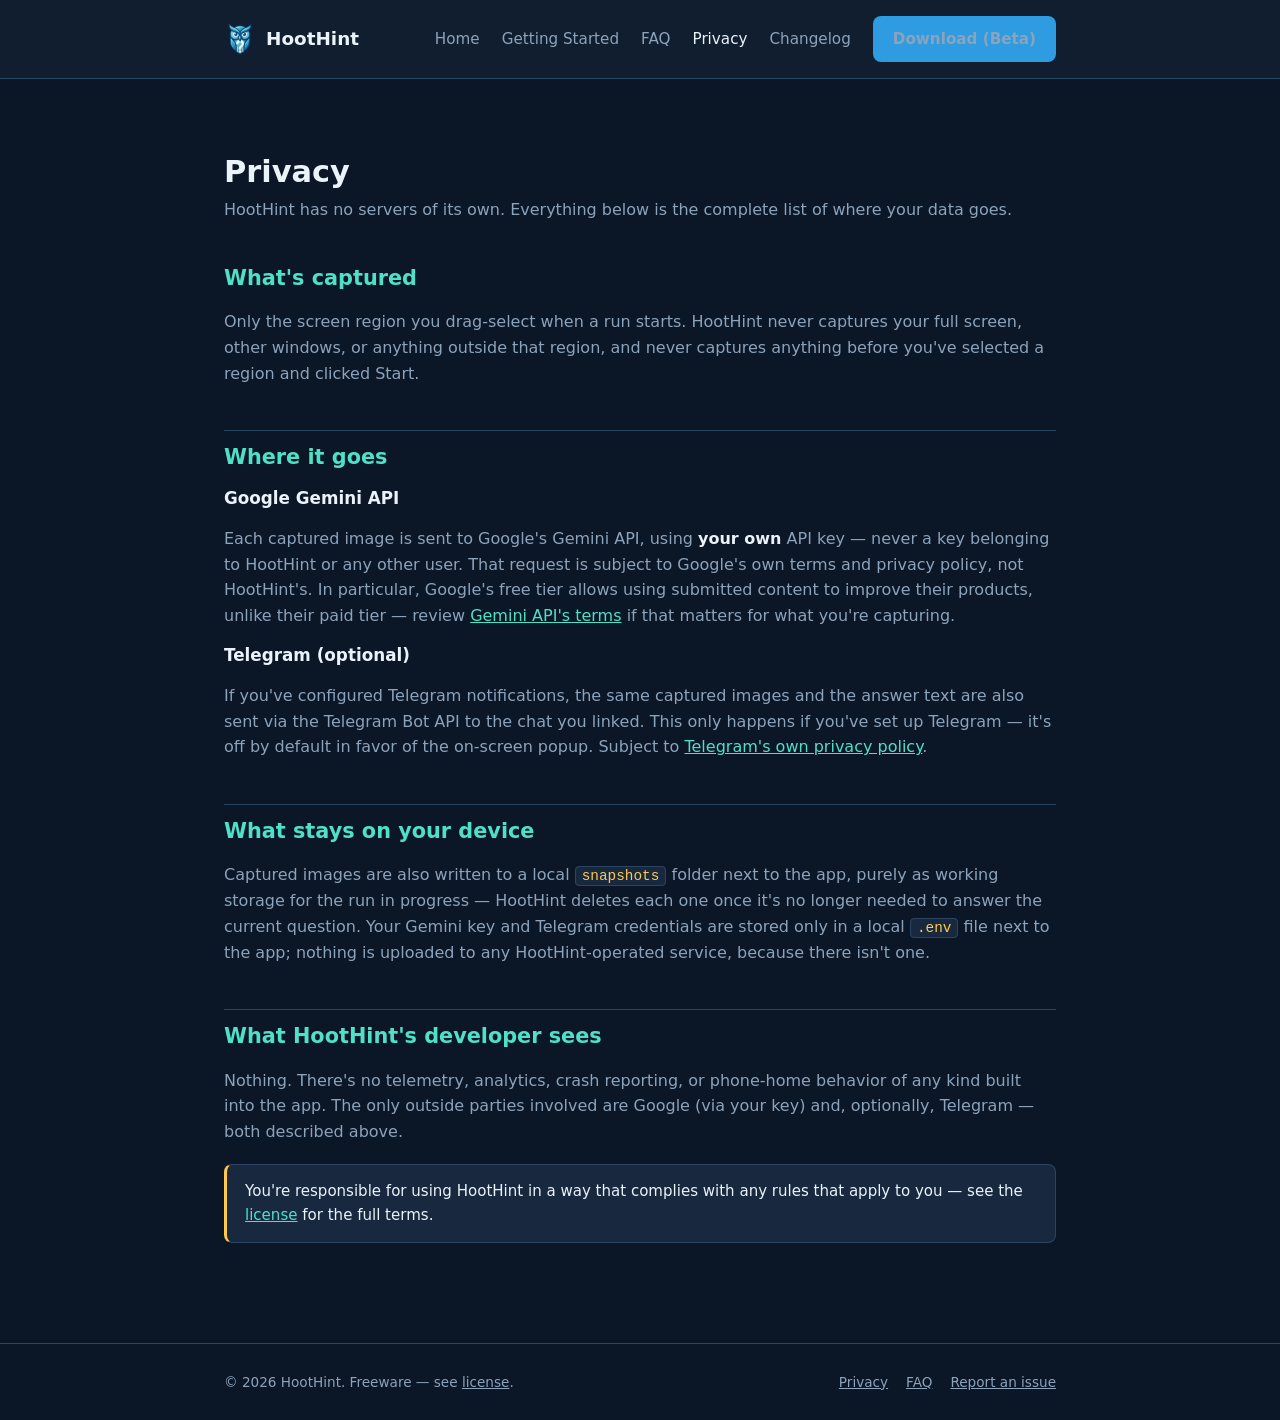
<file: privacy.html>
<!DOCTYPE html>
<html lang="en">
<head>
<meta charset="UTF-8">
<meta name="viewport" content="width=device-width, initial-scale=1">
<title>Privacy — HootHint</title>
<meta name="description" content="What HootHint captures, where it goes, and what stays on your own device.">
<link rel="icon" href="assets/favicon-32.png">
<link rel="stylesheet" href="style.css">
</head>
<body>

<header class="site">
  <div class="wrap">
    <a class="brand" href="index.html"><img src="assets/logo-192.png" alt=""> HootHint</a>
    <nav class="site-nav">
      <a href="index.html">Home</a>
      <a href="getting-started.html">Getting Started</a>
      <a href="faq.html">FAQ</a>
      <a href="privacy.html" aria-current="page">Privacy</a>
      <a href="changelog.html">Changelog</a>
      <a class="btn btn-accent" href="https://github.com/adamvis/HootHintSite/releases/download/beta-latest/HootHint-Setup.exe">Download (Beta)</a>
    </nav>
  </div>
</header>

<main>
  <div class="wrap">
    <article>
      <h1>Privacy</h1>
      <p class="subtitle">
        HootHint has no servers of its own. Everything below is the complete
        list of where your data goes.
      </p>

      <h2>What's captured</h2>
      <p>
        Only the screen region you drag-select when a run starts. HootHint
        never captures your full screen, other windows, or anything outside
        that region, and never captures anything before you've selected a
        region and clicked Start.
      </p>

      <h2>Where it goes</h2>

      <h3>Google Gemini API</h3>
      <p>
        Each captured image is sent to Google's Gemini API, using
        <strong>your own</strong> API key — never a key belonging to
        HootHint or any other user. That request is subject to Google's own
        terms and privacy policy, not HootHint's. In particular, Google's
        free tier allows using submitted content to improve their products,
        unlike their paid tier — review
        <a href="https://ai.google.dev/gemini-api/terms">Gemini API's terms</a>
        if that matters for what you're capturing.
      </p>

      <h3>Telegram (optional)</h3>
      <p>
        If you've configured Telegram notifications, the same captured
        images and the answer text are also sent via the Telegram Bot API to
        the chat you linked. This only happens if you've set up Telegram —
        it's off by default in favor of the on-screen popup. Subject to
        <a href="https://telegram.org/privacy">Telegram's own privacy policy</a>.
      </p>

      <h2>What stays on your device</h2>
      <p>
        Captured images are also written to a local <code>snapshots</code>
        folder next to the app, purely as working storage for the run in
        progress — HootHint deletes each one once it's no longer needed to
        answer the current question. Your Gemini key and Telegram
        credentials are stored only in a local <code>.env</code> file next
        to the app; nothing is uploaded to any HootHint-operated service,
        because there isn't one.
      </p>

      <h2>What HootHint's developer sees</h2>
      <p>
        Nothing. There's no telemetry, analytics, crash reporting, or
        phone-home behavior of any kind built into the app. The only outside
        parties involved are Google (via your key) and, optionally, Telegram
        — both described above.
      </p>

      <div class="callout">
        <p>
          You're responsible for using HootHint in a way that complies with
          any rules that apply to you — see the
          <a href="LICENSE.txt">license</a> for the full terms.
        </p>
      </div>
    </article>
  </div>
</main>

<footer class="site">
  <div class="wrap">
    <span>© 2026 HootHint. Freeware — see <a href="LICENSE.txt">license</a>.</span>
    <div class="footer-links">
      <a href="privacy.html">Privacy</a>
      <a href="faq.html">FAQ</a>
      <a href="https://github.com/adamvis/HootHintSite/issues">Report an issue</a>
    </div>
  </div>
</footer>

</body>
</html>
</file>
<file: style.css>
:root {
  --bg: #0B1626;
  --bg-panel: #101E30;
  --field-bg: #18293F;
  --border: #2A4562;
  --text: #EAF2FA;
  --text-muted: #8CA3BC;
  --accent: #2F9BE0;
  --accent-hover: #4CB2F2;
  --teal: #4FE0C8;
  --gold: #FFC94D;
  --error: #FF6B6B;
  --max-width: 880px;
}

* { box-sizing: border-box; }

html { scroll-behavior: smooth; }

body {
  margin: 0;
  background: var(--bg);
  color: var(--text);
  font: 16px/1.6 "Segoe UI", system-ui, -apple-system, sans-serif;
  overflow-x: hidden;
}

a { color: var(--teal); }
a:hover { color: var(--accent-hover); }

.wrap {
  max-width: var(--max-width);
  margin: 0 auto;
  padding: 0 24px;
}

header.site {
  background: var(--bg-panel);
  border-bottom: 1px solid var(--border);
}

header.site .wrap {
  display: flex;
  align-items: center;
  justify-content: space-between;
  padding-top: 16px;
  padding-bottom: 16px;
  flex-wrap: wrap;
  gap: 12px;
}

.brand {
  display: flex;
  align-items: center;
  gap: 10px;
  text-decoration: none;
  color: var(--text);
  font-weight: 700;
  font-size: 1.15rem;
}

.brand img { width: 32px; height: 32px; }

nav.site-nav {
  display: flex;
  align-items: center;
  gap: 22px;
  flex-wrap: wrap;
}

nav.site-nav a {
  color: var(--text-muted);
  text-decoration: none;
  font-size: 0.95rem;
}

nav.site-nav a:hover, nav.site-nav a[aria-current="page"] {
  color: var(--text);
}

.btn {
  display: inline-block;
  border-radius: 8px;
  padding: 11px 20px;
  font-weight: 700;
  text-decoration: none;
  border: none;
  cursor: pointer;
  font-size: 0.95rem;
}

.btn-accent {
  background: var(--accent);
  color: #06121F;
}
.btn-accent:hover { background: var(--accent-hover); color: #06121F; }

.btn-secondary {
  background: var(--field-bg);
  color: var(--text);
  border: 1px solid var(--border);
}
.btn-secondary:hover { border-color: var(--teal); }

main { padding: 48px 0 80px; }

.hero {
  text-align: center;
  padding: 40px 0 8px;
}

.hero img.owl { width: 96px; height: 96px; margin-bottom: 18px; }

.hero h1 {
  font-size: 2.3rem;
  margin: 0 0 12px;
}

.hero p.tagline {
  color: var(--text-muted);
  font-size: 1.15rem;
  max-width: 620px;
  margin: 0 auto 28px;
}

.hero .actions {
  display: flex;
  gap: 14px;
  justify-content: center;
  flex-wrap: wrap;
  margin-bottom: 8px;
}

.hero .note {
  color: var(--text-muted);
  font-size: 0.85rem;
  margin-top: 10px;
}

.badge-beta {
  display: inline-block;
  vertical-align: middle;
  font-size: 0.8rem;
  font-weight: 700;
  color: #06121F;
  background: var(--gold);
  border-radius: 999px;
  padding: 3px 10px;
  margin-left: 4px;
}

.features {
  display: grid;
  grid-template-columns: repeat(auto-fit, minmax(230px, 1fr));
  gap: 18px;
  margin: 56px 0;
}

.card {
  background: var(--bg-panel);
  border: 1px solid var(--border);
  border-radius: 12px;
  padding: 20px;
}

.card .icon { font-size: 1.6rem; }

.card h3 {
  margin: 10px 0 6px;
  font-size: 1.05rem;
  color: var(--teal);
}

.card p {
  margin: 0;
  color: var(--text-muted);
  font-size: 0.92rem;
}

h1, h2, h3 { line-height: 1.25; }

article h1 { font-size: 1.9rem; margin-bottom: 6px; }
article .subtitle { color: var(--text-muted); margin-top: 0; margin-bottom: 36px; }

article h2 {
  font-size: 1.3rem;
  color: var(--teal);
  margin-top: 44px;
  padding-top: 14px;
  border-top: 1px solid var(--border);
}
article h2:first-of-type { border-top: none; padding-top: 0; }

article h3 { font-size: 1.05rem; color: var(--text); }

article p, article li { color: var(--text-muted); }
article strong { color: var(--text); }

article code {
  background: var(--field-bg);
  border: 1px solid var(--border);
  border-radius: 4px;
  padding: 1px 6px;
  font-size: 0.9em;
  color: var(--gold);
}

.steps {
  list-style: none;
  counter-reset: step;
  padding: 0;
  margin: 24px 0;
}

.steps li {
  counter-increment: step;
  position: relative;
  padding: 4px 0 24px 46px;
  border-left: 2px solid var(--border);
  margin-left: 17px;
}
.steps li:last-child { border-left-color: transparent; padding-bottom: 0; }

.steps li::before {
  content: counter(step);
  position: absolute;
  left: -17px;
  top: 0;
  width: 34px;
  height: 34px;
  border-radius: 50%;
  background: var(--accent);
  color: #06121F;
  font-weight: 700;
  display: flex;
  align-items: center;
  justify-content: center;
}

.steps h3 { margin: 4px 0 6px; }
.steps p { margin: 0; }

.callout {
  background: var(--field-bg);
  border: 1px solid var(--border);
  border-left: 3px solid var(--gold);
  border-radius: 8px;
  padding: 14px 18px;
  margin: 20px 0;
  font-size: 0.94rem;
}
.callout.teal { border-left-color: var(--teal); }
.callout.error { border-left-color: var(--error); }
.callout p { margin: 0; color: var(--text); }

.faq-item { margin-bottom: 30px; }
.faq-item h3 { margin-bottom: 6px; }

footer.site {
  border-top: 1px solid var(--border);
  color: var(--text-muted);
  font-size: 0.85rem;
  padding: 28px 0;
}

footer.site .wrap {
  display: flex;
  justify-content: space-between;
  flex-wrap: wrap;
  gap: 12px;
}

footer.site a { color: var(--text-muted); }
footer.site a:hover { color: var(--teal); }

.footer-links { display: flex; gap: 18px; flex-wrap: wrap; }

@media (max-width: 480px) {
  .hero h1 { font-size: 1.8rem; }
}
</file>
